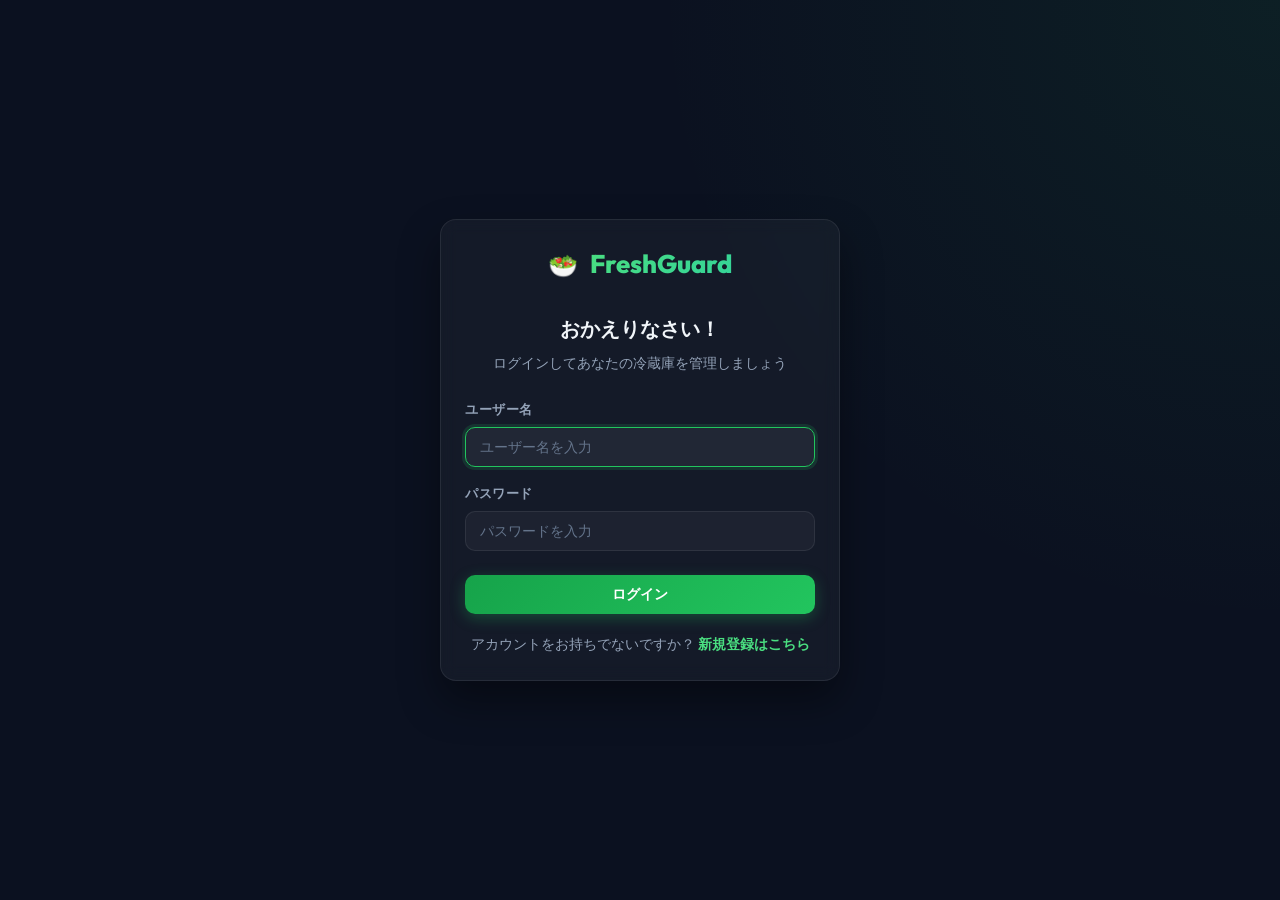
<file: templates/login.html>
<!DOCTYPE html>
<html lang="ja">
<head>
  <meta charset="UTF-8">
  <meta name="viewport" content="width=device-width, initial-scale=1.0">
  <title>ログイン - FreshGuard</title>
  <link rel="stylesheet" href="/static/css/style.css">
  <style>
    .auth-wrapper {
      display: flex;
      align-items: center;
      justify-content: center;
      min-height: 100vh;
      padding: 20px;
      background: radial-gradient(circle at top right, rgba(34, 197, 94, 0.08), transparent 40%), var(--bg-primary);
    }
    .auth-card {
      max-width: 400px;
      width: 100%;
      box-shadow: 0 20px 40px rgba(0, 0, 0, 0.4);
    }
    .auth-logo {
      display: flex;
      align-items: center;
      justify-content: center;
      gap: 12px;
      font-size: 1.6rem;
      font-weight: 800;
      margin-bottom: 28px;
    }
    .auth-title {
      font-size: 1.25rem;
      font-weight: 700;
      margin-bottom: 8px;
      text-align: center;
    }
    .auth-subtitle {
      color: var(--text-secondary);
      font-size: 0.85rem;
      text-align: center;
      margin-bottom: 24px;
    }
    .auth-footer {
      text-align: center;
      margin-top: 20px;
      font-size: 0.85rem;
      color: var(--text-secondary);
    }
    .auth-link {
      color: var(--green-400);
      font-weight: 600;
      transition: var(--transition);
    }
    .auth-link:hover {
      color: var(--text-primary);
      text-decoration: underline;
    }
  </style>
</head>
<body>
<div class="auth-wrapper">
  <div class="card auth-card fade-in">
    <div class="auth-logo">
      <span class="logo-icon">🥗</span>
      <span class="logo-text">FreshGuard</span>
    </div>
    
    <h2 class="auth-title">おかえりなさい！</h2>
    <p class="auth-subtitle">ログインしてあなたの冷蔵庫を管理しましょう</p>
    
    <div id="alertBox" class="alert alert-danger" style="display: none;"></div>
    
    <form id="loginForm">
      <div class="form-group">
        <label class="form-label" for="username">ユーザー名</label>
        <input class="form-control" id="username" name="username" type="text" placeholder="ユーザー名を入力" required autofocus>
      </div>
      
      <div class="form-group" style="margin-bottom: 24px;">
        <label class="form-label" for="password">パスワード</label>
        <input class="form-control" id="password" name="password" type="password" placeholder="パスワードを入力" required>
      </div>
      
      <button class="btn btn-primary btn-full pulse-glow" id="submitBtn" type="submit">
        <span>ログイン</span>
      </button>
    </form>
    
    <div class="auth-footer">
      アカウントをお持ちでないですか？ <a href="/register" class="auth-link">新規登録はこちら</a>
    </div>
  </div>
</div>

<script>
  document.getElementById('loginForm').addEventListener('submit', async (e) => {
    e.preventDefault();
    
    const alertBox = document.getElementById('alertBox');
    const submitBtn = document.getElementById('submitBtn');
    const usernameInput = document.getElementById('username');
    const passwordInput = document.getElementById('password');
    
    alertBox.style.display = 'none';
    submitBtn.disabled = true;
    submitBtn.innerHTML = '<span>ログイン中...</span>';
    
    try {
      const response = await fetch('/login', {
        method: 'POST',
        headers: {
          'Content-Type': 'application/json'
        },
        body: JSON.stringify({
          username: usernameInput.value,
          password: passwordInput.value
        })
      });
      
      const data = await response.json();
      
      if (response.ok) {
        // ログイン成功 -> リダイレクト
        window.location.href = data.redirect || '/';
      } else {
        // エラーの表示
        alertBox.textContent = '❌ ' + (data.error || 'ログインに失敗しました。');
        alertBox.style.display = 'block';
        submitBtn.disabled = false;
        submitBtn.innerHTML = '<span>ログイン</span>';
      }
    } catch (err) {
      alertBox.textContent = '❌ 通信エラーが発生しました。';
      alertBox.style.display = 'block';
      submitBtn.disabled = false;
      submitBtn.innerHTML = '<span>ログイン</span>';
    }
  });
</script>
</body>
</html>
</file>
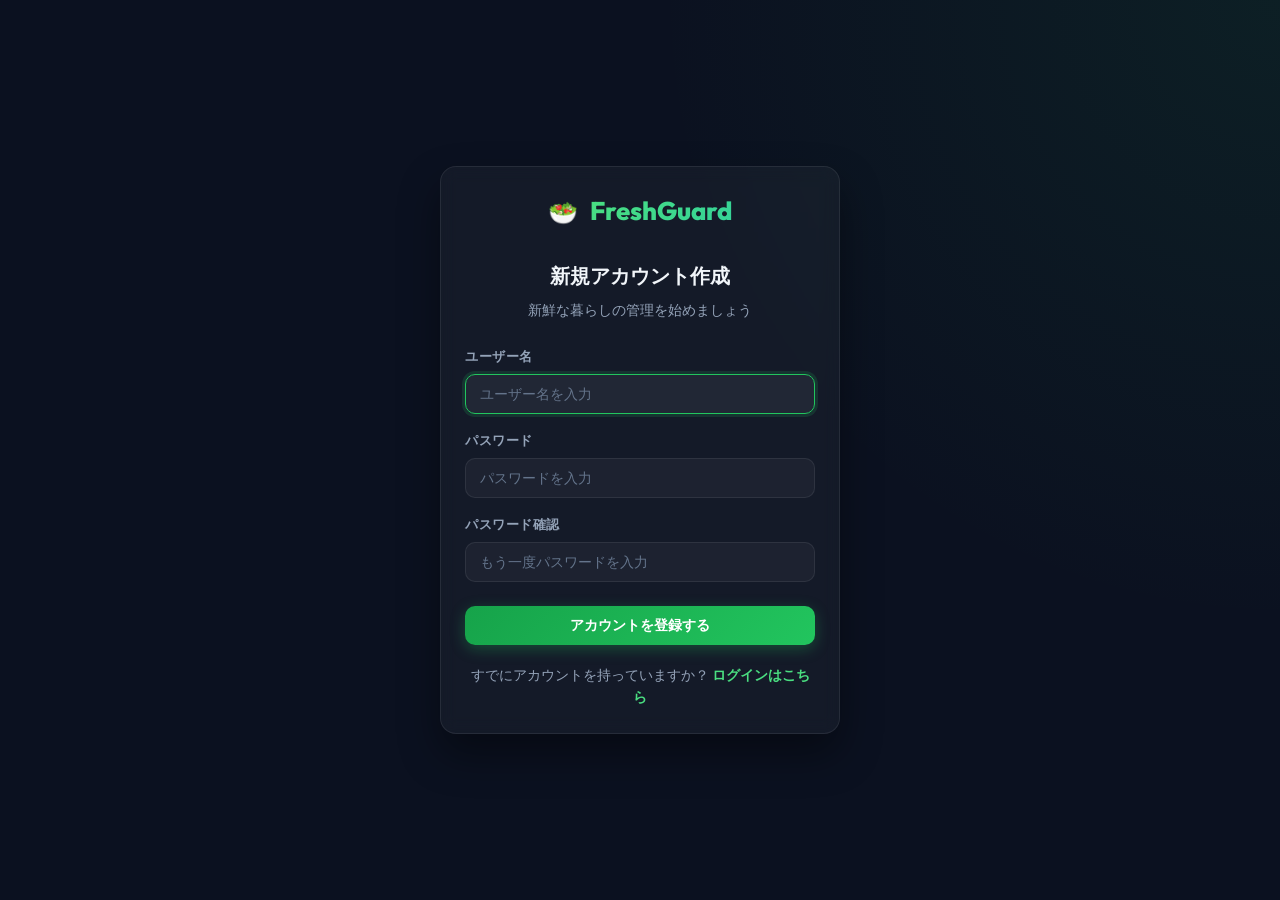
<file: templates/register.html>
<!DOCTYPE html>
<html lang="ja">
<head>
  <meta charset="UTF-8">
  <meta name="viewport" content="width=device-width, initial-scale=1.0">
  <title>新規登録 - FreshGuard</title>
  <link rel="stylesheet" href="/static/css/style.css">
  <style>
    .auth-wrapper {
      display: flex;
      align-items: center;
      justify-content: center;
      min-height: 100vh;
      padding: 20px;
      background: radial-gradient(circle at top right, rgba(34, 197, 94, 0.08), transparent 40%), var(--bg-primary);
    }
    .auth-card {
      max-width: 400px;
      width: 100%;
      box-shadow: 0 20px 40px rgba(0, 0, 0, 0.4);
    }
    .auth-logo {
      display: flex;
      align-items: center;
      justify-content: center;
      gap: 12px;
      font-size: 1.6rem;
      font-weight: 800;
      margin-bottom: 28px;
    }
    .auth-title {
      font-size: 1.25rem;
      font-weight: 700;
      margin-bottom: 8px;
      text-align: center;
    }
    .auth-subtitle {
      color: var(--text-secondary);
      font-size: 0.85rem;
      text-align: center;
      margin-bottom: 24px;
    }
    .auth-footer {
      text-align: center;
      margin-top: 20px;
      font-size: 0.85rem;
      color: var(--text-secondary);
    }
    .auth-link {
      color: var(--green-400);
      font-weight: 600;
      transition: var(--transition);
    }
    .auth-link:hover {
      color: var(--text-primary);
      text-decoration: underline;
    }
  </style>
</head>
<body>
<div class="auth-wrapper">
  <div class="card auth-card fade-in">
    <div class="auth-logo">
      <span class="logo-icon">🥗</span>
      <span class="logo-text">FreshGuard</span>
    </div>
    
    <h2 class="auth-title">新規アカウント作成</h2>
    <p class="auth-subtitle">新鮮な暮らしの管理を始めましょう</p>
    
    <div id="alertBox" class="alert" style="display: none;"></div>
    
    <form id="registerForm">
      <div class="form-group">
        <label class="form-label" for="username">ユーザー名</label>
        <input class="form-control" id="username" name="username" type="text" placeholder="ユーザー名を入力" required autofocus maxlength="30">
      </div>
      
      <div class="form-group">
        <label class="form-label" for="password">パスワード</label>
        <input class="form-control" id="password" name="password" type="password" placeholder="パスワードを入力" required minlength="4">
      </div>
      
      <div class="form-group" style="margin-bottom: 24px;">
        <label class="form-label" for="confirmPassword">パスワード確認</label>
        <input class="form-control" id="confirmPassword" name="confirmPassword" type="password" placeholder="もう一度パスワードを入力" required>
      </div>
      
      <button class="btn btn-primary btn-full pulse-glow" id="submitBtn" type="submit">
        <span>アカウントを登録する</span>
      </button>
    </form>
    
    <div class="auth-footer">
      すでにアカウントを持っていますか？ <a href="/login" class="auth-link">ログインはこちら</a>
    </div>
  </div>
</div>

<script>
  document.getElementById('registerForm').addEventListener('submit', async (e) => {
    e.preventDefault();
    
    const alertBox = document.getElementById('alertBox');
    const submitBtn = document.getElementById('submitBtn');
    const usernameInput = document.getElementById('username');
    const passwordInput = document.getElementById('password');
    const confirmPasswordInput = document.getElementById('confirmPassword');
    
    alertBox.style.display = 'none';
    alertBox.className = 'alert';
    
    // パスワード確認チェック
    if (passwordInput.value !== confirmPasswordInput.value) {
      alertBox.textContent = '❌ パスワードが一致しません。';
      alertBox.classList.add('alert-danger');
      alertBox.style.display = 'block';
      return;
    }
    
    submitBtn.disabled = true;
    submitBtn.innerHTML = '<span>アカウント作成中...</span>';
    
    try {
      const response = await fetch('/register', {
        method: 'POST',
        headers: {
          'Content-Type': 'application/json'
        },
        body: JSON.stringify({
          username: usernameInput.value,
          password: passwordInput.value
        })
      });
      
      const data = await response.json();
      
      if (response.ok) {
        // 登録成功
        alertBox.textContent = '✅ ' + (data.success || '登録が完了しました！ログイン画面へ移動します。');
        alertBox.classList.add('alert-success');
        alertBox.style.display = 'block';
        
        setTimeout(() => {
          window.location.href = '/login';
        }, 2000);
      } else {
        // エラーの表示
        alertBox.textContent = '❌ ' + (data.error || '登録に失敗しました。');
        alertBox.classList.add('alert-danger');
        alertBox.style.display = 'block';
        submitBtn.disabled = false;
        submitBtn.innerHTML = '<span>アカウントを登録する</span>';
      }
    } catch (err) {
      alertBox.textContent = '❌ 通信エラーが発生しました。';
      alertBox.classList.add('alert-danger');
      alertBox.style.display = 'block';
      submitBtn.disabled = false;
      submitBtn.innerHTML = '<span>アカウントを登録する</span>';
    }
  });
</script>
</body>
</html>
</file>
<file: static/css/style.css>
/* ═══════════════════════════════════════════════════════════
   FreshGuard – Global Styles
   Dark green premium theme
═══════════════════════════════════════════════════════════ */

@import url('https://fonts.googleapis.com/css2?family=Outfit:wght@300;400;500;600;700;800&display=swap');

/* ── CSS Variables ── */
:root {
  --bg-primary:     #0b1120;
  --bg-secondary:   #111827;
  --bg-card:        rgba(255, 255, 255, 0.04);
  --bg-card-hover:  rgba(255, 255, 255, 0.07);
  --border-color:   rgba(255, 255, 255, 0.08);
  --border-hover:   rgba(74, 222, 128, 0.4);

  --green-400:  #4ade80;
  --green-500:  #22c55e;
  --green-600:  #16a34a;
  --green-glow: rgba(34, 197, 94, 0.15);

  --yellow-400: #facc15;
  --yellow-bg:  rgba(250, 204, 21, 0.12);
  --red-400:    #f87171;
  --red-bg:     rgba(248, 113, 113, 0.12);
  --blue-400:   #60a5fa;
  --blue-bg:    rgba(96, 165, 250, 0.12);

  --text-primary:   #f1f5f9;
  --text-secondary: #94a3b8;
  --text-muted:     #64748b;

  --sidebar-width: 220px;
  --header-height: 64px;
  --radius:        12px;
  --radius-lg:     16px;
  --transition:    all 0.25s cubic-bezier(0.4, 0, 0.2, 1);
}

/* ── Reset ── */
*, *::before, *::after { box-sizing: border-box; margin: 0; padding: 0; }

html { scroll-behavior: smooth; }

body {
  font-family: 'Outfit', system-ui, sans-serif;
  background-color: var(--bg-primary);
  color: var(--text-primary);
  min-height: 100vh;
  line-height: 1.6;
  -webkit-font-smoothing: antialiased;
}

a { text-decoration: none; color: inherit; }

/* ── Layout ── */
.app-wrapper {
  display: flex;
  flex-direction: column;
  min-height: 100vh;
}

.layout {
  display: flex;
  flex: 1;
  padding-top: var(--header-height);
}

/* ── Header ── */
.header {
  position: fixed;
  top: 0; left: 0; right: 0;
  height: var(--header-height);
  background: rgba(11, 17, 32, 0.85);
  backdrop-filter: blur(20px);
  border-bottom: 1px solid var(--border-color);
  z-index: 100;
}

.header-inner {
  display: flex;
  align-items: center;
  justify-content: space-between;
  height: 100%;
  padding: 0 24px;
  max-width: 1400px;
  margin: 0 auto;
  width: 100%;
}

.logo {
  display: flex;
  align-items: center;
  gap: 10px;
  font-weight: 700;
  font-size: 1.2rem;
  letter-spacing: -0.02em;
}

.logo-icon { font-size: 1.5rem; }

.logo-text {
  background: linear-gradient(135deg, var(--green-400), #34d399);
  -webkit-background-clip: text;
  -webkit-text-fill-color: transparent;
  background-clip: text;
}

.weather-badge {
  display: flex;
  align-items: center;
  gap: 6px;
  background: var(--bg-card);
  border: 1px solid var(--border-color);
  border-radius: 100px;
  padding: 6px 14px;
  font-size: 0.85rem;
  font-weight: 500;
  color: var(--text-secondary);
  transition: var(--transition);
}

.weather-badge:hover {
  border-color: var(--border-hover);
  color: var(--green-400);
}

/* ── Sidebar ── */
.sidebar {
  width: var(--sidebar-width);
  background: var(--bg-secondary);
  border-right: 1px solid var(--border-color);
  position: fixed;
  top: var(--header-height);
  bottom: 0;
  left: 0;
  overflow-y: auto;
  z-index: 90;
  padding: 16px 0;
  display: none; /* hidden on mobile */
  
  /* Layout styles moved from HTML inline styles */
  flex-direction: column;
  justify-content: space-between;
  height: calc(100vh - var(--header-height));
}

@media (min-width: 768px) {
  .sidebar { display: flex; }
  .layout { padding-left: var(--sidebar-width); }
  .bottom-nav { display: none !important; }
}

.nav-items { display: flex; flex-direction: column; gap: 4px; padding: 0 12px; }

.nav-item {
  display: flex;
  align-items: center;
  gap: 12px;
  padding: 10px 14px;
  border-radius: var(--radius);
  color: var(--text-secondary);
  font-size: 0.9rem;
  font-weight: 500;
  transition: var(--transition);
  position: relative;
  overflow: hidden;
}

.nav-item:hover {
  background: var(--bg-card);
  color: var(--text-primary);
}

.nav-item.active {
  background: var(--green-glow);
  color: var(--green-400);
  border: 1px solid rgba(74, 222, 128, 0.2);
}

.nav-item.active::before {
  content: '';
  position: absolute;
  left: 0; top: 50%;
  transform: translateY(-50%);
  width: 3px; height: 60%;
  background: var(--green-400);
  border-radius: 0 4px 4px 0;
}

.nav-icon { font-size: 1.2rem; flex-shrink: 0; }
.nav-label { font-size: 0.9rem; }

/* ── Bottom Nav (Mobile) ── */
.bottom-nav {
  position: fixed;
  bottom: 0; left: 0; right: 0;
  height: 60px;
  background: rgba(17, 24, 39, 0.95);
  backdrop-filter: blur(20px);
  border-top: 1px solid var(--border-color);
  display: flex;
  align-items: center;
  justify-content: space-around;
  z-index: 100;
}

.bottom-nav-item {
  display: flex;
  flex-direction: column;
  align-items: center;
  gap: 2px;
  padding: 6px 12px;
  color: var(--text-muted);
  font-size: 0.65rem;
  font-weight: 500;
  transition: var(--transition);
  border-radius: 10px;
}

.bottom-nav-item .nav-icon { font-size: 1.3rem; }

.bottom-nav-item.active {
  color: var(--green-400);
}

.bottom-nav-item:hover { color: var(--text-secondary); }

/* ── Main Content ── */
.main-content {
  flex: 1;
  padding: 32px 28px 80px;
  max-width: 1100px;
  width: 100%;
}

@media (max-width: 767px) {
  .main-content { padding: 20px 16px 80px; }
}

/* ── Page Header ── */
.page-header { margin-bottom: 28px; }

.page-header h1 {
  font-size: 1.75rem;
  font-weight: 700;
  letter-spacing: -0.03em;
  background: linear-gradient(135deg, var(--text-primary) 40%, var(--green-400));
  -webkit-background-clip: text;
  -webkit-text-fill-color: transparent;
  background-clip: text;
}

.page-header p {
  color: var(--text-secondary);
  margin-top: 6px;
  font-size: 0.95rem;
}

/* ── Cards ── */
.card {
  background: var(--bg-card);
  border: 1px solid var(--border-color);
  border-radius: var(--radius-lg);
  padding: 24px;
  transition: var(--transition);
  backdrop-filter: blur(8px);
}

.card:hover {
  border-color: var(--border-hover);
  background: var(--bg-card-hover);
  transform: translateY(-1px);
}

.card-title {
  font-size: 0.8rem;
  font-weight: 500;
  text-transform: uppercase;
  letter-spacing: 0.06em;
  color: var(--text-muted);
  margin-bottom: 12px;
}

.card-value {
  font-size: 2.5rem;
  font-weight: 800;
  letter-spacing: -0.04em;
  line-height: 1;
}

/* ── Grid ── */
.grid-3 { display: grid; grid-template-columns: repeat(3, 1fr); gap: 16px; }
.grid-2 { display: grid; grid-template-columns: repeat(2, 1fr); gap: 16px; }

@media (max-width: 767px) {
  .grid-3 { grid-template-columns: repeat(3, 1fr); gap: 10px; }
  .grid-2 { grid-template-columns: 1fr; }
}

@media (max-width: 480px) {
  .grid-3 { grid-template-columns: 1fr; }
}

/* ── Status Colors ── */
.status-fresh   { color: var(--green-400); }
.status-warning { color: var(--yellow-400); }
.status-danger  { color: var(--red-400); }

.badge {
  display: inline-flex;
  align-items: center;
  gap: 5px;
  padding: 3px 10px;
  border-radius: 100px;
  font-size: 0.75rem;
  font-weight: 600;
}

.badge-fresh   { background: rgba(74,222,128,0.15);  color: var(--green-400); }
.badge-warning { background: var(--yellow-bg);        color: var(--yellow-400); }
.badge-danger  { background: var(--red-bg);           color: var(--red-400); }
.badge-info    { background: var(--blue-bg);          color: var(--blue-400); }

/* ── Buttons ── */
.btn {
  display: inline-flex;
  align-items: center;
  justify-content: center;
  gap: 8px;
  padding: 10px 20px;
  border-radius: 10px;
  font-family: inherit;
  font-size: 0.9rem;
  font-weight: 600;
  cursor: pointer;
  transition: var(--transition);
  border: none;
  outline: none;
}

.btn-primary {
  background: linear-gradient(135deg, var(--green-600), var(--green-500));
  color: #fff;
  box-shadow: 0 4px 15px rgba(34, 197, 94, 0.3);
}

.btn-primary:hover:not(:disabled) {
  transform: translateY(-2px);
  box-shadow: 0 8px 25px rgba(34, 197, 94, 0.4);
}

.btn-secondary {
  background: var(--bg-card);
  color: var(--text-secondary);
  border: 1px solid var(--border-color);
}

.btn-secondary:hover:not(:disabled) {
  background: var(--bg-card-hover);
  color: var(--text-primary);
  border-color: var(--border-hover);
}

.btn-danger {
  background: var(--red-bg);
  color: var(--red-400);
  border: 1px solid rgba(248,113,113,0.2);
}

.btn-danger:hover:not(:disabled) {
  background: rgba(248,113,113,0.2);
}

.btn:disabled {
  opacity: 0.5;
  cursor: not-allowed;
  transform: none !important;
}

.btn-full { width: 100%; }

/* ── Form Controls ── */
.form-group { margin-bottom: 16px; }

.form-label {
  display: block;
  font-size: 0.82rem;
  font-weight: 600;
  color: var(--text-secondary);
  margin-bottom: 7px;
  text-transform: uppercase;
  letter-spacing: 0.04em;
}

.form-control {
  width: 100%;
  background: rgba(255,255,255,0.04);
  border: 1px solid var(--border-color);
  border-radius: 10px;
  padding: 10px 14px;
  color: var(--text-primary);
  font-family: inherit;
  font-size: 0.9rem;
  transition: var(--transition);
  outline: none;
}

.form-control:focus {
  border-color: var(--green-500);
  box-shadow: 0 0 0 3px rgba(34,197,94,0.15);
  background: rgba(255,255,255,0.06);
}

.form-control::placeholder { color: var(--text-muted); }

select.form-control option { background: var(--bg-secondary); color: var(--text-primary); }

/* ── List ── */
.item-list { display: flex; flex-direction: column; gap: 10px; }

.item-row {
  display: flex;
  align-items: center;
  justify-content: space-between;
  background: var(--bg-card);
  border: 1px solid var(--border-color);
  border-radius: var(--radius);
  padding: 14px 18px;
  transition: var(--transition);
  gap: 12px;
}

.item-row:hover {
  border-color: var(--border-hover);
  background: var(--bg-card-hover);
}

.item-info { flex: 1; min-width: 0; }
.item-name { font-weight: 600; font-size: 0.95rem; margin-bottom: 2px; white-space: nowrap; overflow: hidden; text-overflow: ellipsis; }
.item-meta { font-size: 0.78rem; color: var(--text-muted); }

.item-actions { display: flex; align-items: center; gap: 8px; flex-shrink: 0; }

/* ── Alerts ── */
.alert {
  padding: 14px 18px;
  border-radius: var(--radius);
  font-size: 0.88rem;
  border: 1px solid transparent;
  margin-bottom: 16px;
}

.alert-success { background: rgba(74,222,128,0.1); border-color: rgba(74,222,128,0.3); color: var(--green-400); }
.alert-warning { background: var(--yellow-bg); border-color: rgba(250,204,21,0.3); color: var(--yellow-400); }
.alert-danger  { background: var(--red-bg);    border-color: rgba(248,113,113,0.3); color: var(--red-400); }
.alert-info    { background: var(--blue-bg);   border-color: rgba(96,165,250,0.3);  color: var(--blue-400); }

/* ── Spinner ── */
.spinner {
  width: 36px; height: 36px;
  border: 3px solid rgba(255,255,255,0.1);
  border-top-color: var(--green-500);
  border-radius: 50%;
  animation: spin 0.8s linear infinite;
}

@keyframes spin { to { transform: rotate(360deg); } }

.loading-overlay {
  position: absolute;
  inset: 0;
  background: rgba(11,17,32,0.7);
  backdrop-filter: blur(4px);
  display: flex;
  flex-direction: column;
  align-items: center;
  justify-content: center;
  gap: 12px;
  border-radius: var(--radius);
  z-index: 10;
}

.loading-text { color: var(--text-secondary); font-size: 0.85rem; }

/* ── Camera View ── */
.camera-container {
  position: relative;
  background: #000;
  border-radius: var(--radius-lg);
  overflow: hidden;
  border: 1px solid var(--border-color);
  aspect-ratio: 4/3;
  max-width: 480px;
  width: 100%;
  margin: 0 auto;
}

.camera-container video,
.camera-container img {
  width: 100%;
  height: 100%;
  object-fit: cover;
  display: block;
}

.camera-overlay {
  position: absolute;
  inset: 20px;
  border: 2px dashed rgba(74,222,128,0.5);
  border-radius: var(--radius);
  pointer-events: none;
}

.camera-corner {
  position: absolute;
  width: 20px; height: 20px;
  border-color: var(--green-400);
  border-style: solid;
}

.camera-corner.tl { top: 10px; left: 10px; border-width: 3px 0 0 3px; border-radius: 3px 0 0 0; }
.camera-corner.tr { top: 10px; right: 10px; border-width: 3px 3px 0 0; border-radius: 0 3px 0 0; }
.camera-corner.bl { bottom: 10px; left: 10px; border-width: 0 0 3px 3px; border-radius: 0 0 0 3px; }
.camera-corner.br { bottom: 10px; right: 10px; border-width: 0 3px 3px 0; border-radius: 0 0 3px 0; }

/* ── Markdown Rendered Recipe ── */
.recipe-output h1 { font-size: 1.5rem; font-weight: 700; margin: 16px 0 8px; color: var(--text-primary); }
.recipe-output h2 { font-size: 1.25rem; font-weight: 600; margin: 14px 0 6px; color: var(--green-400); border-bottom: 1px solid var(--border-color); padding-bottom: 4px; }
.recipe-output h3 { font-size: 1.05rem; font-weight: 600; margin: 12px 0 6px; color: var(--text-secondary); }
.recipe-output p  { margin: 8px 0; color: var(--text-secondary); line-height: 1.7; }
.recipe-output ul { margin: 8px 0 8px 20px; color: var(--text-secondary); }
.recipe-output ol { margin: 8px 0 8px 20px; color: var(--text-secondary); }
.recipe-output li { margin: 4px 0; }
.recipe-output strong { color: var(--text-primary); font-weight: 600; }

/* ── Tag / Chip ── */
.chip {
  display: inline-flex;
  align-items: center;
  gap: 4px;
  padding: 4px 12px;
  background: var(--green-glow);
  border: 1px solid rgba(74,222,128,0.2);
  color: var(--green-400);
  border-radius: 100px;
  font-size: 0.8rem;
  font-weight: 500;
}

.chip-warning {
  background: var(--yellow-bg);
  border-color: rgba(250,204,21,0.2);
  color: var(--yellow-400);
}

.chip-danger {
  background: var(--red-bg);
  border-color: rgba(248,113,113,0.2);
  color: var(--red-400);
}

/* ── Empty State ── */
.empty-state {
  text-align: center;
  padding: 48px 24px;
  color: var(--text-muted);
}

.empty-state .empty-icon { font-size: 3rem; margin-bottom: 12px; opacity: 0.5; }
.empty-state p { font-size: 0.9rem; }

/* ── Section ── */
.section { margin-bottom: 32px; }
.section-title {
  font-size: 1rem;
  font-weight: 600;
  color: var(--text-secondary);
  margin-bottom: 14px;
  display: flex;
  align-items: center;
  gap: 8px;
}

/* ── Progress Bar ── */
.progress-bar {
  height: 6px;
  background: rgba(255,255,255,0.08);
  border-radius: 100px;
  overflow: hidden;
  margin-top: 8px;
}

.progress-fill {
  height: 100%;
  border-radius: 100px;
  transition: width 0.6s ease;
}

/* ── Animations ── */
@keyframes fadeIn {
  from { opacity: 0; transform: translateY(8px); }
  to   { opacity: 1; transform: translateY(0); }
}

.fade-in { animation: fadeIn 0.4s ease forwards; }

@keyframes pulse-glow {
  0%, 100% { box-shadow: 0 0 0 0 rgba(34,197,94,0.4); }
  50%       { box-shadow: 0 0 0 8px rgba(34,197,94,0); }
}

.pulse-glow { animation: pulse-glow 2s infinite; }

/* ── Divider ── */
.divider { height: 1px; background: var(--border-color); margin: 20px 0; }

/* ── Scrollbar ── */
::-webkit-scrollbar { width: 6px; }
::-webkit-scrollbar-track { background: transparent; }
::-webkit-scrollbar-thumb { background: rgba(255,255,255,0.1); border-radius: 3px; }
::-webkit-scrollbar-thumb:hover { background: rgba(255,255,255,0.2); }

/* ── Responsive Scan Grid & Mobile Optimizations ── */
.grid-scan {
  display: grid;
  grid-template-columns: 1fr 1fr;
  gap: 24px;
  align-items: start;
}

@media (max-width: 767px) {
  .grid-scan {
    grid-template-columns: 1fr;
    gap: 16px;
  }
}

@media (max-width: 600px) {
  .item-row {
    flex-direction: column;
    align-items: flex-start;
    gap: 12px;
    padding: 14px;
  }
  .item-actions {
    width: 100%;
    justify-content: flex-end;
    border-top: 1px solid rgba(255, 255, 255, 0.05);
    padding-top: 10px;
  }
  .item-info {
    width: 100%;
  }
}
</file>
